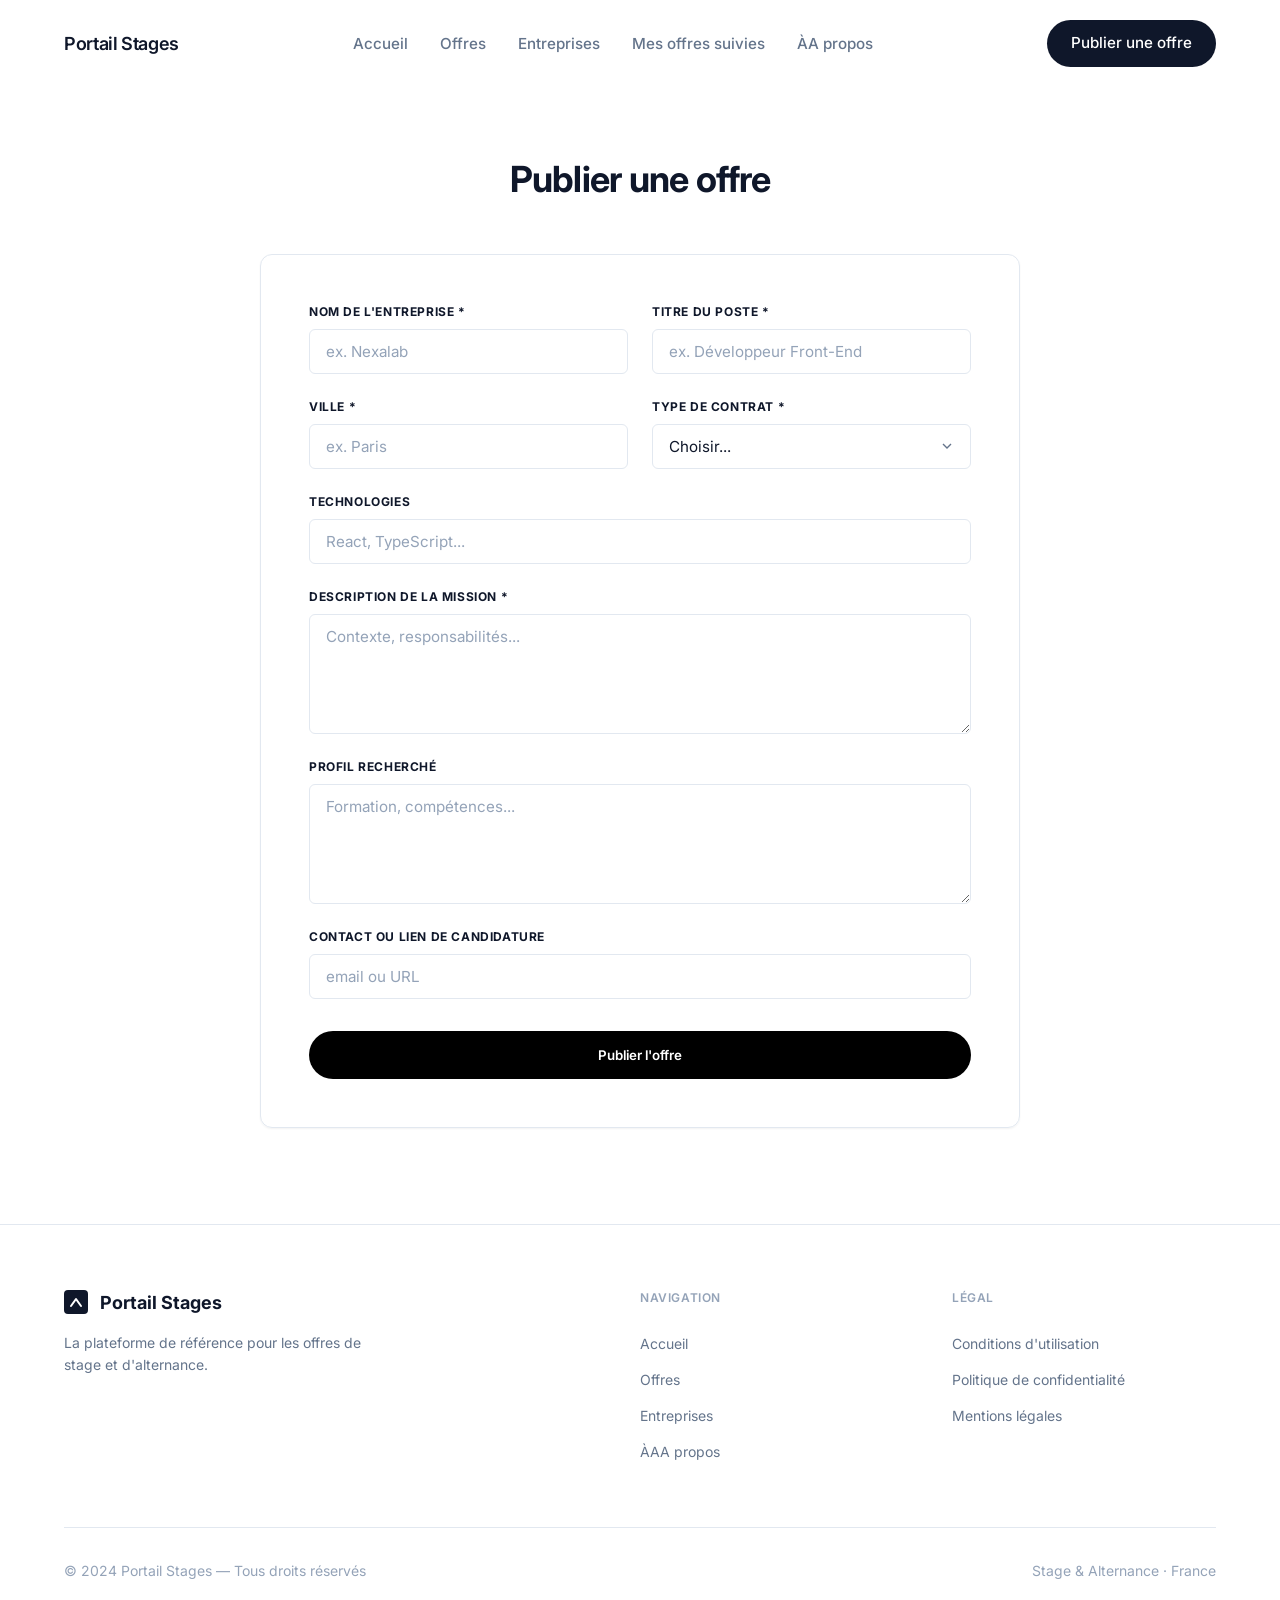
<file: deposer-offre.html>
﻿<!DOCTYPE html>
<html lang="fr">
<head>
    <meta charset="UTF-8">
    <meta name="viewport" content="width=device-width, initial-scale=1.0">
    <title>Publier une offre - Portail Stages</title>
    <link rel="preconnect" href="https://fonts.googleapis.com">
    <link rel="preconnect" href="https://fonts.gstatic.com" crossorigin>
    <link href="https://fonts.googleapis.com/css2?family=Inter:wght@400;500;600;700&display=swap" rel="stylesheet">
    <link rel="stylesheet" href="css/style.css">
    <link rel="stylesheet" href="css/deposer.css">
</head>
<body>

    <header class="site-header">
        <div class="container header-inner">
            <div class="logo">
                Portail Stages
            </div>
            <nav class="main-nav" aria-label="Navigation principale">
                    <ul>
                        <li><a href="index.html">Accueil</a></li>
                        <li><a href="index.html#offres">Offres</a></li>
                        <li><a href="entreprise.html">Entreprises</a></li>
                        <li><a href="offres-suivies.html">Mes offres suivies</a></li>
                        <li><a href="a-propos.html">ÀA propos</a></li>
                    </ul>
            </nav>
            <a href="deposer-offre.html" class="btn btn-primary active" aria-current="page">Publier une offre</a>
            <button class="mobile-menu-btn" aria-label="Menu">
                <svg width="24" height="24" viewBox="0 0 24 24" fill="none" stroke="currentColor" stroke-width="2" stroke-linecap="round" stroke-linejoin="round">
                    <line x1="3" y1="12" x2="21" y2="12"></line>
                    <line x1="3" y1="6" x2="21" y2="6"></line>
                    <line x1="3" y1="18" x2="21" y2="18"></line>
                </svg>
            </button>
        </div>
    </header>

    <main class="main-content">
        <div class="container">
            
            <h1 class="page-title">Publier une offre</h1>

            <div class="form-card">
                <form action="#" method="POST">
                    
                    <div class="form-row">
                        <div class="form-group">
                            <label class="form-label" for="company">Nom de l'entreprise *</label>
                            <input class="form-control" type="text" id="company" placeholder="ex. Nexalab" required>
                        </div>
                        <div class="form-group">
                            <label class="form-label" for="title">Titre du poste *</label>
                            <input class="form-control" type="text" id="title" placeholder="ex. Développeur Front-End" required>
                        </div>
                    </div>

                    <div class="form-row">
                        <div class="form-group">
                            <label class="form-label" for="city">Ville *</label>
                            <input class="form-control" type="text" id="city" placeholder="ex. Paris" required>
                        </div>
                        <div class="form-group">
                            <label class="form-label" for="contract">Type de contrat *</label>
                            <div class="select-wrapper">
                                <select class="form-control" id="contract" required>
                                    <option value="" disabled selected>Choisir...</option>
                                    <option value="Stage">Stage</option>
                                    <option value="Alternance">Alternance</option>
                                </select>
                                <svg class="select-icon" width="16" height="16" viewBox="0 0 24 24" fill="none" stroke="currentColor" stroke-width="2"><polyline points="6 9 12 15 18 9"></polyline></svg>
                            </div>
                        </div>
                    </div>

                    <div class="form-group">
                        <label class="form-label" for="technologies">Technologies</label>
                        <input class="form-control" type="text" id="technologies" placeholder="React, TypeScript...">
                        
                    </div>

                    <div class="form-group">
                        <label class="form-label" for="description">Description de la mission *</label>
                        <textarea class="form-control" id="description" placeholder="Contexte, responsabilités..." required></textarea>
                    </div>

                    <div class="form-group">
                        <label class="form-label" for="profile">Profil recherché</label>
                        <textarea class="form-control" id="profile" placeholder="Formation, compétences..."></textarea>
                    </div>

                    <div class="form-group">
                        <label class="form-label" for="contact">Contact ou lien de candidature</label>
                        <input class="form-control" type="text" id="contact" placeholder="email ou URL" required>
                    </div>

                    <button type="submit" class="btn btn-full btn-black">Publier l'offre</button>

                </form>
            </div>

        </div>
    </main>

    <footer class="site-footer">
        <div class="container">
            <div class="footer-top">
                <div class="footer-brand">
                    <div class="footer-logo">
                        <svg width="24" height="24" viewBox="0 0 24 24" fill="none" xmlns="http://www.w3.org/2000/svg" aria-hidden="true">
                            <rect width="24" height="24" rx="4" fill="#0F172A"/>
                            <path d="M7 16L12 9L17 16" stroke="white" stroke-width="2" stroke-linecap="round" stroke-linejoin="round"/>
                        </svg>
                        Portail Stages
                    </div>
                    <p class="footer-desc">
                        La plateforme de référence pour les offres de stage et d'alternance.
                    </p>
                </div>

                <div class="footer-col">
                    <h4>Navigation</h4>
                    <nav aria-label="Menu pied de page">
                        <ul>
                            <li><a href="index.html">Accueil</a></li>
                            <li><a href="index.html#offres">Offres</a></li>
                            <li><a href="entreprise.html">Entreprises</a></li>
                            <li><a href="a-propos.html">ÀAA propos</a></li>
                        </ul>
                    </nav>
                </div>

                <div class="footer-col">
                    <h4>Légal</h4>
                    <nav aria-label="Liens légaux">
                        <ul>
                            <li><a href="#">Conditions d'utilisation</a></li>
                            <li><a href="#">Politique de confidentialité</a></li>
                            <li><a href="#">Mentions légales</a></li>
                        </ul>
                    </nav>
                </div>
            </div>
            
            <div class="footer-bottom">
                <p>&copy; 2024 Portail Stages — Tous droits réservés</p>
                <p>Stage & Alternance &middot; France</p>
            </div>
        </div>
    </footer>

</body>
</html>
</file>
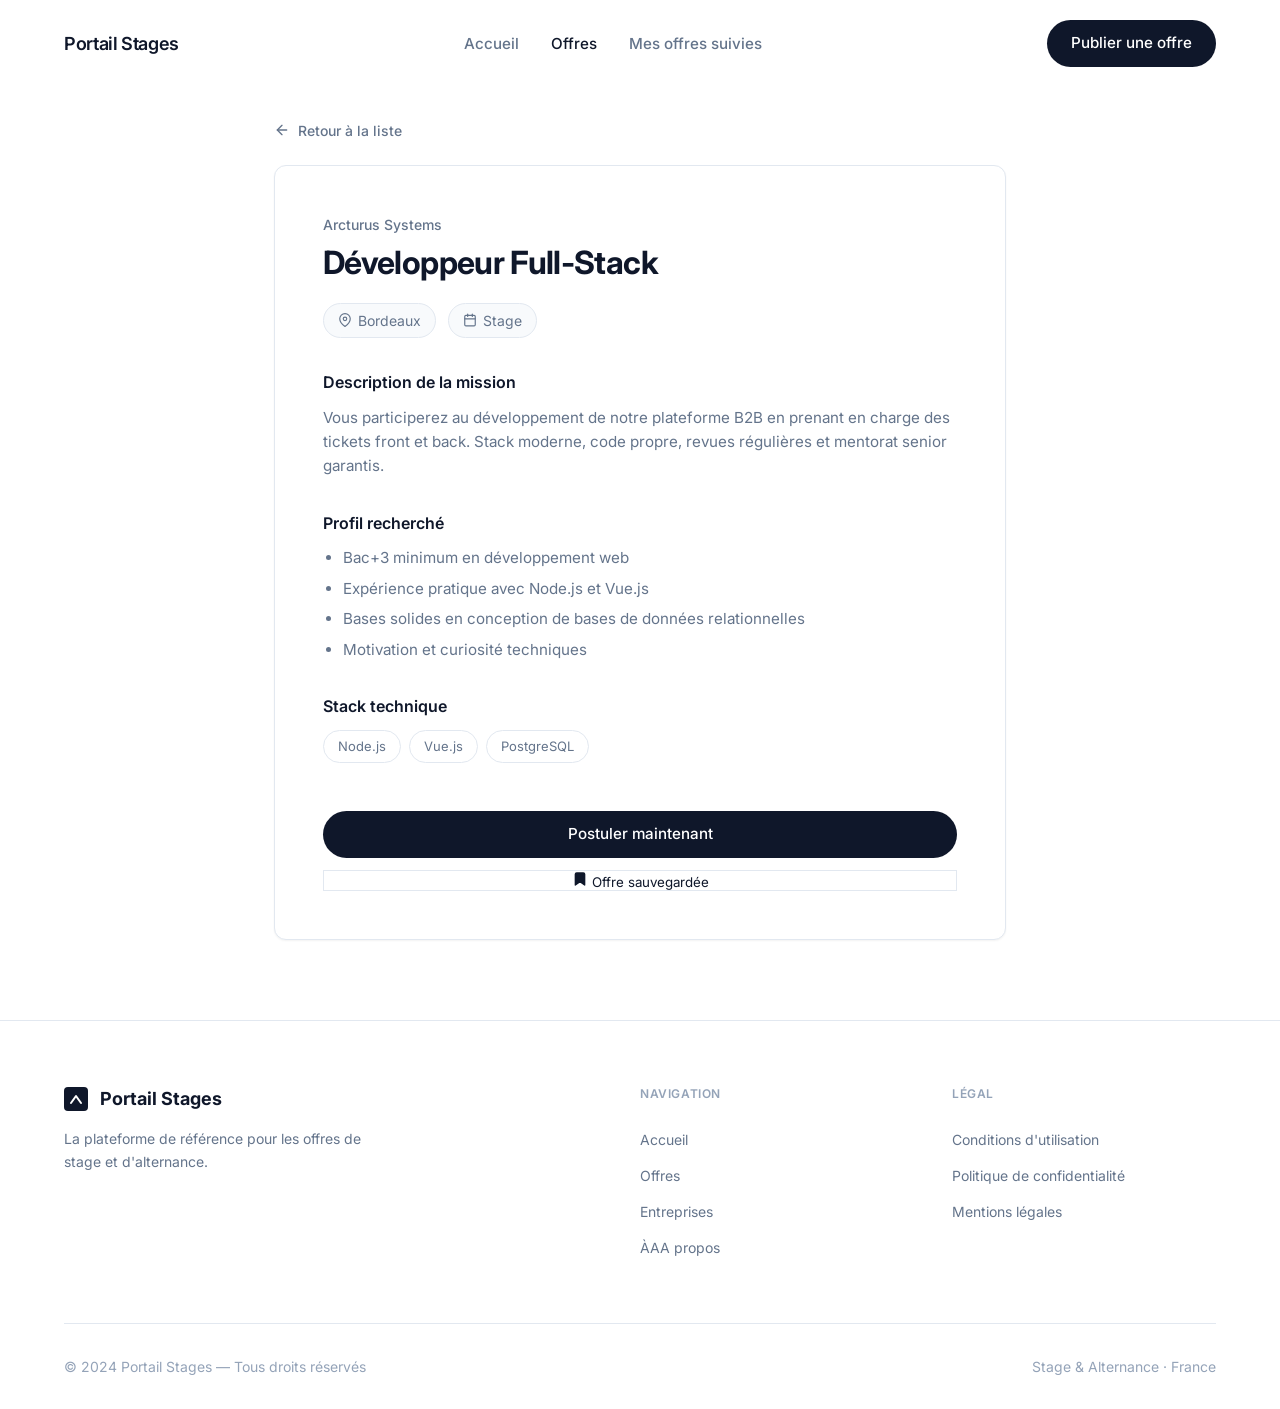
<file: offre-detail.html>
﻿<!DOCTYPE html>
<html lang="fr">
<head>
    <meta charset="UTF-8">
    <meta name="viewport" content="width=device-width, initial-scale=1.0">
    <title>Détail de l'offre - Portail Stages</title>
    <link rel="preconnect" href="https://fonts.googleapis.com">
    <link rel="preconnect" href="https://fonts.gstatic.com" crossorigin>
    <link href="https://fonts.googleapis.com/css2?family=Inter:wght@400;500;600;700&display=swap" rel="stylesheet">
    <link rel="stylesheet" href="css/style.css">
    <link rel="stylesheet" href="css/daitails.css">
</head>
<body>

    <!-- Header -->
    <header class="site-header">
        <div class="container header-inner">
            <div class="logo">
                Portail Stages
            </div>
            <nav class="main-nav" aria-label="Navigation principale">
                <ul>
                    <li><a href="index.html">Accueil</a></li>
                    <li><a href="index.html" class="active">Offres</a></li>
                    <li><a href="offres-suivies.html">Mes offres suivies</a></li>
                </ul>
            </nav>
            <a href="deposer-offre.html" class="btn btn-primary">Publier une offre</a>
            <button class="mobile-menu-btn" aria-label="Menu">
                <svg width="24" height="24" viewBox="0 0 24 24" fill="none" stroke="currentColor" stroke-width="2" stroke-linecap="round" stroke-linejoin="round">
                    <line x1="3" y1="12" x2="21" y2="12"></line>
                    <line x1="3" y1="6" x2="21" y2="6"></line>
                    <line x1="3" y1="18" x2="21" y2="18"></line>
                </svg>
            </button>
        </div>
    </header>

    <!-- Main Content -->
    <main class="main-content">
        <div class="content-container">
            
            <a href="index.html" class="back-link">
                <svg width="16" height="16" viewBox="0 0 24 24" fill="none" stroke="currentColor" stroke-width="2" stroke-linecap="round" stroke-linejoin="round" aria-hidden="true"><line x1="19" y1="12" x2="5" y2="12"></line><polyline points="12 19 5 12 12 5"></polyline></svg>
                Retour à la liste
            </a>

            <article class="detail-card">
                
                <div class="detail-top-info">
                    <span class="company-sub">Arcturus Systems</span>
                    <h1 class="job-title">Développeur Full-Stack</h1>
                </div>

                <div class="meta-badges">
                    <div class="meta-badge">
                        <svg width="14" height="14" viewBox="0 0 24 24" fill="none" stroke="currentColor" stroke-width="2" stroke-linecap="round" stroke-linejoin="round"><path d="M21 10c0 7-9 13-9 13s-9-6-9-13a9 9 0 0 1 18 0z"></path><circle cx="12" cy="10" r="3"></circle></svg>
                        Bordeaux
                    </div>
                    <div class="meta-badge">
                        <svg width="14" height="14" viewBox="0 0 24 24" fill="none" stroke="currentColor" stroke-width="2" stroke-linecap="round" stroke-linejoin="round"><rect x="3" y="4" width="18" height="18" rx="2" ry="2"></rect><line x1="16" y1="2" x2="16" y2="6"></line><line x1="8" y1="2" x2="8" y2="6"></line><line x1="3" y1="10" x2="21" y2="10"></line></svg>
                        Stage
                    </div>
                </div>

                <div class="section-block">
                    <h2 class="section-title">Description de la mission</h2>
                    <p class="section-text">
                        Vous participerez au développement de notre plateforme B2B en prenant en charge des tickets front et back. Stack moderne, code propre, revues régulières et mentorat senior garantis.
                    </p>
                </div>

                <div class="section-block">
                    <h2 class="section-title">Profil recherché</h2>
                    <ul class="profile-list">
                        <li>Bac+3 minimum en développement web</li>
                        <li>Expérience pratique avec Node.js et Vue.js</li>
                        <li>Bases solides en conception de bases de données relationnelles</li>
                        <li>Motivation et curiosité techniques</li>
                    </ul>
                </div>

                <div class="section-block">
                    <h2 class="section-title">Stack technique</h2>
                    <div class="tags-group">
                        <span class="tag">Node.js</span>
                        <span class="tag">Vue.js</span>
                        <span class="tag">PostgreSQL</span>
                    </div>
                </div>

                <div class="detail-actions">
                    <a href="mailto:contact@arcturus.example" class="btn btn-primary btn-full">Postuler maintenant</a>
                    <button class="btn btn-outline btn-full">
                        <svg width="16" height="16" viewBox="0 0 24 24" fill="currentColor" stroke="currentColor" stroke-width="2" stroke-linecap="round" stroke-linejoin="round"><path d="M19 21l-7-5-7 5V5a2 2 0 0 1 2-2h10a2 2 0 0 1 2 2z"></path></svg>
                        Offre sauvegardée
                    </button>
                </div>

            </article>

        </div>
    </main>

    <!-- Footer -->
    <footer class="site-footer">
        <div class="container">
            <div class="footer-top">
                <div class="footer-brand">
                    <div class="footer-logo">
                        <svg width="24" height="24" viewBox="0 0 24 24" fill="none" xmlns="http://www.w3.org/2000/svg" aria-hidden="true">
                            <rect width="24" height="24" rx="4" fill="#0F172A"/>
                            <path d="M7 16L12 9L17 16" stroke="white" stroke-width="2" stroke-linecap="round" stroke-linejoin="round"/>
                        </svg>
                        Portail Stages
                    </div>
                    <p class="footer-desc">
                        La plateforme de référence pour les offres de stage et d'alternance.
                    </p>
                </div>

                <div class="footer-col">
                    <h4>Navigation</h4>
                    <nav aria-label="Menu pied de page">
                        <ul>
                            <li><a href="index.html">Accueil</a></li>
                            <li><a href="index.html#offres">Offres</a></li>
                            <li><a href="entreprise.html">Entreprises</a></li>
                            <li><a href="a-propos.html">ÀAA propos</a></li>
                        </ul>
                    </nav>
                </div>

                <div class="footer-col">
                    <h4>Légal</h4>
                    <nav aria-label="Liens légaux">
                        <ul>
                            <li><a href="#">Conditions d'utilisation</a></li>
                            <li><a href="#">Politique de confidentialité</a></li>
                            <li><a href="#">Mentions légales</a></li>
                        </ul>
                    </nav>
                </div>
            </div>
            
            <div class="footer-bottom">
                <p>&copy; 2024 Portail Stages — Tous droits réservés</p>
                <p>Stage & Alternance &middot; France</p>
            </div>
        </div>
    </footer>

</body>
</html>
</file>
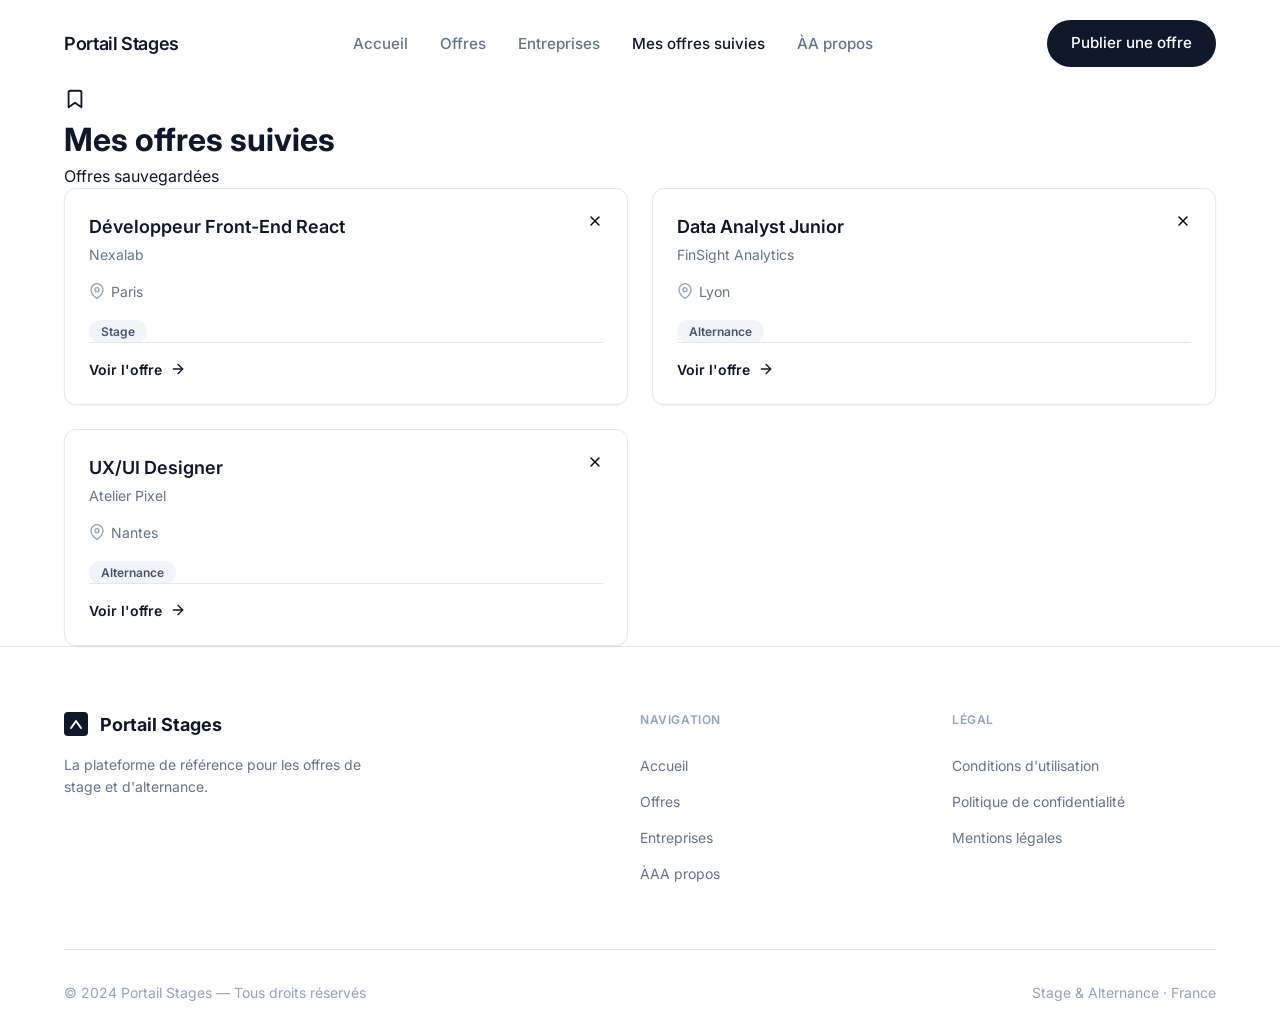
<file: offres-suivies.html>
﻿<!DOCTYPE html>
<html lang="fr">
<head>
    <meta charset="UTF-8">
    <meta name="viewport" content="width=device-width, initial-scale=1.0">
    <title>Mes offres suivies - Portail Stages</title>
    <link rel="preconnect" href="https://fonts.googleapis.com">
    <link rel="preconnect" href="https://fonts.gstatic.com" crossorigin>
    <link href="https://fonts.googleapis.com/css2?family=Inter:wght@400;500;600;700;800&display=swap" rel="stylesheet">
    <link rel="stylesheet" href="css/style.css">
</head>
<body>

    <!-- Header -->
    <header class="site-header">
        <div class="container header-inner">
            <div class="logo">
                Portail Stages
            </div>
            <nav class="main-nav" aria-label="Navigation principale">
                    <ul>
                        <li><a href="index.html">Accueil</a></li>
                        <li><a href="index.html#offres">Offres</a></li>
                        <li><a href="entreprise.html">Entreprises</a></li>
                        <li><a href="offres-suivies.html" class="active" aria-current="page">Mes offres suivies</a></li>
                        <li><a href="a-propos.html">ÀA propos</a></li>
                    </ul>
            </nav>
            <a href="deposer-offre.html" class="btn btn-primary">Publier une offre</a>
            <button class="mobile-menu-btn" aria-label="Menu">
                <svg width="24" height="24" viewBox="0 0 24 24" fill="none" stroke="currentColor" stroke-width="2" stroke-linecap="round" stroke-linejoin="round">
                    <line x1="3" y1="12" x2="21" y2="12"></line>
                    <line x1="3" y1="6" x2="21" y2="6"></line>
                    <line x1="3" y1="18" x2="21" y2="18"></line>
                </svg>
            </button>
        </div>
    </header>

    <!-- Main Content -->
    <main class="main-content">
        <div class="container">
            
            <div class="page-header-title">
                <div class="title-with-icon">
                    <svg width="22" height="22" viewBox="0 0 24 24" fill="none" stroke="currentColor" stroke-width="2" stroke-linecap="round" stroke-linejoin="round" aria-hidden="true"><path d="M19 21l-7-5-7 5V5a2 2 0 0 1 2-2h10a2 2 0 0 1 2 2z"></path></svg>
                    <h1 class="page-title">Mes offres suivies</h1>
                </div>
                <p class="page-subtitle">Offres sauvegardées</p>
            </div>

            <div class="jobs-grid">
                <!-- Card 1 -->
                <article class="job-card">
                    <div class="card-header">
                        <div>
                            <h3 class="job-title">Développeur Front-End React</h3>
                            <p class="company-name">Nexalab</p>
                        </div>
                        <button class="btn-remove" aria-label="Retirer des offres suivies">
                            <svg width="16" height="16" viewBox="0 0 24 24" fill="none" stroke="currentColor" stroke-width="2" stroke-linecap="round" stroke-linejoin="round"><line x1="18" y1="6" x2="6" y2="18"></line><line x1="6" y1="6" x2="18" y2="18"></line></svg>
                        </button>
                    </div>
                    
                    <div class="job-meta-row">
                        <div class="job-location">
                            <svg width="16" height="16" viewBox="0 0 24 24" fill="none" stroke="currentColor" stroke-width="2" stroke-linecap="round" stroke-linejoin="round" aria-hidden="true"><path d="M21 10c0 7-9 13-9 13s-9-6-9-13a9 9 0 0 1 18 0z"></path><circle cx="12" cy="10" r="3"></circle></svg>
                            Paris
                        </div>

                        <div class="job-badge-wrapper">
                            <span class="badge badge-stage">Stage</span>
                        </div>
                    </div>

                    <div class="card-footer">
                        <a href="offre-detail.html" class="btn-link">
                            Voir l'offre 
                            <svg width="16" height="16" viewBox="0 0 24 24" fill="none" stroke="currentColor" stroke-width="2" stroke-linecap="round" stroke-linejoin="round" aria-hidden="true"><line x1="5" y1="12" x2="19" y2="12"></line><polyline points="12 5 19 12 12 19"></polyline></svg>
                        </a>
                    </div>
                </article>

                <!-- Card 2 -->
                <article class="job-card">
                    <div class="card-header">
                        <div>
                            <h3 class="job-title">Data Analyst Junior</h3>
                            <p class="company-name">FinSight Analytics</p>
                        </div>
                        <button class="btn-remove" aria-label="Retirer des offres suivies">
                            <svg width="16" height="16" viewBox="0 0 24 24" fill="none" stroke="currentColor" stroke-width="2" stroke-linecap="round" stroke-linejoin="round"><line x1="18" y1="6" x2="6" y2="18"></line><line x1="6" y1="6" x2="18" y2="18"></line></svg>
                        </button>
                    </div>
                    
                    <div class="job-meta-row">
                        <div class="job-location">
                            <svg width="16" height="16" viewBox="0 0 24 24" fill="none" stroke="currentColor" stroke-width="2" stroke-linecap="round" stroke-linejoin="round" aria-hidden="true"><path d="M21 10c0 7-9 13-9 13s-9-6-9-13a9 9 0 0 1 18 0z"></path><circle cx="12" cy="10" r="3"></circle></svg>
                            Lyon
                        </div>

                        <div class="job-badge-wrapper">
                            <span class="badge badge-stage" style="background-color: #f1f5f9; color: #475569;">Alternance</span>
                        </div>
                    </div>

                    <div class="card-footer">
                        <a href="offre-detail.html" class="btn-link">
                            Voir l'offre 
                            <svg width="16" height="16" viewBox="0 0 24 24" fill="none" stroke="currentColor" stroke-width="2" stroke-linecap="round" stroke-linejoin="round" aria-hidden="true"><line x1="5" y1="12" x2="19" y2="12"></line><polyline points="12 5 19 12 12 19"></polyline></svg>
                        </a>
                    </div>
                </article>

                <!-- Card 3 -->
                <article class="job-card">
                    <div class="card-header">
                        <div>
                            <h3 class="job-title">UX/UI Designer</h3>
                            <p class="company-name">Atelier Pixel</p>
                        </div>
                        <button class="btn-remove" aria-label="Retirer des offres suivies">
                            <svg width="16" height="16" viewBox="0 0 24 24" fill="none" stroke="currentColor" stroke-width="2" stroke-linecap="round" stroke-linejoin="round"><line x1="18" y1="6" x2="6" y2="18"></line><line x1="6" y1="6" x2="18" y2="18"></line></svg>
                        </button>
                    </div>
                    
                    <div class="job-meta-row">
                        <div class="job-location">
                            <svg width="16" height="16" viewBox="0 0 24 24" fill="none" stroke="currentColor" stroke-width="2" stroke-linecap="round" stroke-linejoin="round" aria-hidden="true"><path d="M21 10c0 7-9 13-9 13s-9-6-9-13a9 9 0 0 1 18 0z"></path><circle cx="12" cy="10" r="3"></circle></svg>
                            Nantes
                        </div>

                        <div class="job-badge-wrapper">
                            <span class="badge badge-stage" style="background-color: #f1f5f9; color: #475569;">Alternance</span>
                        </div>
                    </div>

                    <div class="card-footer">
                        <a href="offre-detail.html" class="btn-link">
                            Voir l'offre 
                            <svg width="16" height="16" viewBox="0 0 24 24" fill="none" stroke="currentColor" stroke-width="2" stroke-linecap="round" stroke-linejoin="round" aria-hidden="true"><line x1="5" y1="12" x2="19" y2="12"></line><polyline points="12 5 19 12 12 19"></polyline></svg>
                        </a>
                    </div>
                </article>
            </div>

        </div>
    </main>

    <!-- Footer -->
    <footer class="site-footer">
        <div class="container">
            <div class="footer-top">
                <div class="footer-brand">
                    <div class="footer-logo">
                        <svg width="24" height="24" viewBox="0 0 24 24" fill="none" xmlns="http://www.w3.org/2000/svg" aria-hidden="true">
                            <rect width="24" height="24" rx="4" fill="#0F172A"/>
                            <path d="M7 16L12 9L17 16" stroke="white" stroke-width="2" stroke-linecap="round" stroke-linejoin="round"/>
                        </svg>
                        Portail Stages
                    </div>
                    <p class="footer-desc">
                        La plateforme de référence pour les offres de stage et d'alternance.
                    </p>
                </div>

                <div class="footer-col">
                    <h4>Navigation</h4>
                    <nav aria-label="Menu pied de page">
                        <ul>
                            <li><a href="index.html">Accueil</a></li>
                            <li><a href="index.html#offres">Offres</a></li>
                            <li><a href="entreprise.html">Entreprises</a></li>
                            <li><a href="a-propos.html">ÀAA propos</a></li>
                        </ul>
                    </nav>
                </div>

                <div class="footer-col">
                    <h4>Légal</h4>
                    <nav aria-label="Liens légaux">
                        <ul>
                            <li><a href="#">Conditions d'utilisation</a></li>
                            <li><a href="#">Politique de confidentialité</a></li>
                            <li><a href="#">Mentions légales</a></li>
                        </ul>
                    </nav>
                </div>
            </div>
            
            <div class="footer-bottom">
                <p>&copy; 2024 Portail Stages — Tous droits réservés</p>
                <p>Stage & Alternance &middot; France</p>
            </div>
        </div>
    </footer>

</body>
</html>
</file>
<file: css/style.css>
﻿/* =========================================
 CSS VARIABLES & RESET
 ========================================= */
:root {
 /* Colors */
 --color-bg-white: #ffffff;
 --color-bg-light: #f8fafc;
 --color-text-main: #0f172a;
 --color-text-muted: #64748b;
 --color-text-light: #94a3b8;
 --color-border: #e2e8f0;
 --color-primary: #0f172a;
 --color-primary-hover: #1e293b;
 --color-primary-text: #ffffff;
 --color-accent-green: #10b981;
 --color-badge-stage-bg: #f1f5f9;
 --color-badge-stage-text: #475569;
 --color-badge-alt-bg: #eff6ff;
 --color-badge-alt-text: #3b82f6;

 /* Typography */
 --font-main: 'Inter', system-ui, -apple-system, sans-serif;
 /* Spacing & Sizes */
 --container-max-width: 1200px;
 --container-padding: 24px;
 /* Borders & Shadows */
 --radius-sm: 6px;
 --radius-md: 12px;
 --radius-pill: 9999px;
 --shadow-sm: 0 1px 2px 0 rgb(0 0 0 / 0.05);
 --shadow-md: 0 4px 6px -1px rgb(0 0 0 / 0.1), 0 2px 4px -2px rgb(0 0 0 / 0.1);
}

*, *::before, *::after {
 box-sizing: border-box;
 margin: 0;
 padding: 0;
}

body {
 font-family: var(--font-main);
 color: var(--color-text-main);
 background-color: var(--color-bg-white);
 line-height: 1.5;
 -webkit-font-smoothing: antialiased;
}

a {
 color: inherit;
 text-decoration: none;
 transition: color 0.2s ease;
}

ul {
 list-style: none;
}

button {
 font-family: inherit;
 cursor: pointer;
 border: none;
 background: none;
 transition: all 0.2s ease;
}

input {
 font-family: inherit;
}

/* =========================================
 GLOBAL UTILITIES
 ========================================= */
.container {
 max-width: var(--container-max-width);
 margin: 0 auto;
 padding: 0 var(--container-padding);
}

.bg-light {
 background-color: var(--color-bg-light);
}

.btn-primary {
 background-color: var(--color-primary);
 color: var(--color-primary-text);
 padding: 12px 24px;
 border-radius: var(--radius-pill);
 font-weight: 500;
 font-size: 0.95rem;
 display: inline-flex;
 align-items: center;
 justify-content: center;
}

.btn-primary:hover {
 background-color: var(--color-primary-hover);
}

/* =========================================
 HEADER
 ========================================= */
.site-header {
 background-color: var(--color-bg-white);
 padding: 20px 0;
 border-bottom: 1px solid var(--color-bg-white); }

.header-inner {
 display: flex;
 align-items: center;
 justify-content: space-between;
}

.logo {
 font-size: 1.125rem;
 font-weight: 600;
 letter-spacing: -0.02em;
}

.main-nav ul {
 display: flex;
 gap: 32px;
 align-items: center;
}

.main-nav a {
 color: var(--color-text-muted);
 font-weight: 500;
 font-size: 0.95rem;
}

.main-nav a.active {
 color: var(--color-text-main);
}

.main-nav a:hover {
 color: var(--color-text-main);
}

/* =========================================
 HERO SECTION
 ========================================= */
.hero {
 padding: 80px 0 60px;
}

.hero-inner {
 display: grid;
 grid-template-columns: 1.2fr 1fr;
 gap: 64px;
 align-items: center;
}

/* Hero Left: Search & Stats */
.hero-left {
 display: flex;
 flex-direction: column;
 gap: 24px;
}

.status-badge {
 display: inline-flex;
 align-items: center;
 gap: 8px;
 background-color: var(--color-bg-white);
 padding: 8px 16px;
 border-radius: var(--radius-pill);
 font-size: 0.875rem;
 color: var(--color-text-muted);
 font-weight: 500;
 border: 1px solid var(--color-border);
 width: fit-content;
}

.status-dot {
 width: 8px;
 height: 8px;
 background-color: var(--color-accent-green);
 border-radius: 50%;
}

.search-form {
 background-color: var(--color-bg-white);
 padding: 8px;
 border-radius: var(--radius-md);
 border: 1px solid var(--color-border);
 box-shadow: var(--shadow-sm);
 display: flex;
 align-items: center;
 gap: 12px;
}

.search-input-wrapper {
 flex: 1;
 display: flex;
 align-items: center;
 gap: 12px;
 padding-left: 12px;
}

.search-input-wrapper svg {
 color: var(--color-text-light);
}

.search-form input {
 border: none;
 outline: none;
 width: 100%;
 font-size: 1rem;
 color: var(--color-text-main);
}

.search-form input::placeholder {
 color: var(--color-text-light);
}

.search-form .btn-primary {
 border-radius: var(--radius-sm);
 padding: 10px 24px;
}

.popular-tags {
 display: flex;
 flex-wrap: wrap;
 gap: 12px;
}

.tag {
 font-size: 0.875rem;
 color: var(--color-text-muted);
 padding: 6px 16px;
 border: 1px solid var(--color-border);
 border-radius: var(--radius-pill);
 background-color: var(--color-bg-white);
}

.tag:hover {
 border-color: var(--color-text-light);
 color: var(--color-text-main);
}

.hero-stats {
 display: flex;
 gap: 48px;
 margin-top: 16px;
}

.stat-item {
 display: flex;
 flex-direction: column;
}

.stat-num {
 font-size: 1.5rem;
 font-weight: 700;
 color: var(--color-text-main);
}

.stat-label {
 font-size: 0.875rem;
 color: var(--color-text-muted);
}

/* Hero Right: Typography */
.hero-right h1 {
 font-size: 4rem;
 font-weight: 800;
 line-height: 1.1;
 letter-spacing: -0.03em;
 margin-bottom: 24px;
}

.highlight-underline {
 position: relative;
 display: inline-block;
}

.highlight-underline::after {
 content: '';
 position: absolute;
 bottom: 4px;
 left: 0;
 width: 100%;
 height: 6px;
 background-color: var(--color-primary);
 z-index: -1;
}

.hero-right p {
 font-size: 1.125rem;
 color: var(--color-text-muted);
 line-height: 1.6;
 max-width: 480px;
}

/* =========================================
 FILTERS BAR
 ========================================= */
.filters-bar {
 background-color: var(--color-bg-white);
 padding: 16px 0;
 border-bottom: 1px solid var(--color-border);
}

.filters-inner {
 display: flex;
 justify-content: space-between;
 align-items: center;
 flex-wrap: wrap;
 gap: 16px;
}

.filters-group {
 display: flex;
 gap: 12px;
 flex-wrap: wrap;
}

.filter-btn {
 display: inline-flex;
 align-items: center;
 gap: 8px;
 padding: 8px 16px;
 background-color: var(--color-bg-white);
 border: 1px solid var(--color-border);
 border-radius: var(--radius-pill);
 font-size: 0.875rem;
 color: var(--color-text-main);
 font-weight: 500;
}

.filter-btn:hover {
 background-color: var(--color-bg-light);
}

.filter-btn svg {
 color: var(--color-text-muted);
}

/* =========================================
 JOB OFFERS GRID
 ========================================= */
.job-offers {
 padding: 48px 0 80px;
}

.jobs-grid {
 display: grid;
 grid-template-columns: repeat(2, 1fr);
 gap: 24px;
}

.job-card {
 background-color: var(--color-bg-white);
 border-radius: var(--radius-md);
 padding: 24px;
 box-shadow: var(--shadow-sm);
 border: 1px solid var(--color-border);
 display: flex;
 flex-direction: column;
 transition: box-shadow 0.2s ease, transform 0.2s ease;
}

.job-card:hover {
 box-shadow: var(--shadow-md);
 transform: translateY(-2px);
}

.card-header {
 display: flex;
 justify-content: space-between;
 align-items: flex-start;
 margin-bottom: 16px;
}

.job-title {
 font-size: 1.125rem;
 font-weight: 600;
 color: var(--color-text-main);
 margin-bottom: 4px;
}

.company-name {
 font-size: 0.875rem;
 color: var(--color-text-muted);
}

.badge {
 padding: 4px 12px;
 border-radius: var(--radius-pill);
 font-size: 0.75rem;
 font-weight: 600;
}

.badge-stage {
 background-color: var(--color-badge-stage-bg);
 color: var(--color-badge-stage-text);
}

.badge-alternance {
 background-color: var(--color-badge-alt-bg);
 color: var(--color-badge-alt-text);
}

.job-location {
 display: inline-flex;
 align-items: center;
 gap: 6px;
 font-size: 0.875rem;
 color: var(--color-text-muted);
 margin-bottom: 16px;
}

.job-location svg {
 color: var(--color-text-light);
}

.job-tags {
 display: flex;
 flex-wrap: wrap;
 gap: 8px;
 margin-bottom: 24px;
 flex-grow: 1;
}

.job-tags .tag {
 font-size: 0.75rem;
 padding: 4px 12px;
}

.card-footer {
 display: flex;
 justify-content: space-between;
 align-items: center;
 padding-top: 16px;
 border-top: 1px solid var(--color-border);
}

.publish-date {
 font-size: 0.875rem;
 color: var(--color-text-light);
}

.card-actions {
 display: flex;
 align-items: center;
 gap: 16px;
}

.btn-icon {
 color: var(--color-text-light);
 display: flex;
 align-items: center;
 justify-content: center;
}

.btn-icon:hover {
 color: var(--color-text-main);
}

.btn-icon.active {
 color: var(--color-primary);
}

.btn-link {
 display: inline-flex;
 align-items: center;
 gap: 8px;
 font-size: 0.875rem;
 font-weight: 600;
 color: var(--color-text-main);
}

.btn-link:hover {
 gap: 10px;
}

/* =========================================
 FOOTER
 ========================================= */
.site-footer {
 background-color: var(--color-bg-white);
 padding: 64px 0 32px;
 border-top: 1px solid var(--color-border);
}

.footer-top {
 display: grid;
 grid-template-columns: 2fr 1fr 1fr;
 gap: 48px;
 margin-bottom: 64px;
}

.footer-brand {
 max-width: 300px;
}

.footer-logo {
 display: flex;
 align-items: center;
 gap: 12px;
 font-weight: 700;
 font-size: 1.125rem;
 margin-bottom: 16px;
}

.footer-desc {
 color: var(--color-text-muted);
 font-size: 0.875rem;
 line-height: 1.6;
}

.footer-col h4 {
 font-size: 0.75rem;
 font-weight: 600;
 color: var(--color-text-light);
 text-transform: uppercase;
 letter-spacing: 0.05em;
 margin-bottom: 24px;
}

.footer-col ul {
 display: flex;
 flex-direction: column;
 gap: 12px;
}

.footer-col a {
 color: var(--color-text-muted);
 font-size: 0.875rem;
}

.footer-col a:hover {
 color: var(--color-text-main);
}

.footer-bottom {
 display: flex;
 justify-content: space-between;
 align-items: center;
 padding-top: 32px;
 border-top: 1px solid var(--color-border);
 font-size: 0.875rem;
 color: var(--color-text-light);
 flex-wrap: wrap;
 gap: 16px;
}

/* =========================================
 RESPONSIVE DESIGN (Media Queries)
 ========================================= */
@media (max-width: 1024px) {
 .hero-inner {
 grid-template-columns: 1fr;
 gap: 48px;
 }
 .hero-right {
 grid-row: 1;
 }
 .hero-left {
 grid-row: 2;
 }

 .hero-right h1 {
 font-size: 3.5rem;
 }

 .footer-top {
 grid-template-columns: 1fr 1fr;
 }
 .footer-brand {
 grid-column: 1 / -1;
 max-width: 100%;
 }
}

.btn-three-dots {
 width: 28px;
 height: 28px;
 border-radius: 6px;
 display: flex;
 align-items: center;
 justify-content: center;
 background: transparent;
 color: #a0a0a0;
 border: 1px solid #222222;
 cursor: pointer;
 transition: all 0.2s ease;
}

.btn-three-dots:hover {
 background-color: #161616;
 color: #ffffff;
 border-color: #444444;
}
@media (max-width: 768px) {
 .header-inner {
 flex-wrap: wrap;
 gap: 16px;
 }

 .main-nav {
 order: 3;
 width: 100%;
 overflow-x: auto;
 padding-bottom: 8px;
 }
 .main-nav ul {
 gap: 24px;
 }

 .hero {
 padding: 48px 0 32px;
 }

 .hero-right h1 {
 font-size: 2.5rem;
 }

 .hero-stats {
 gap: 24px;
 flex-wrap: wrap;
 }

 .jobs-grid {
 grid-template-columns: 1fr;
 }

 .footer-top {
 grid-template-columns: 1fr;
 gap: 32px;
 }

 .footer-bottom {
 flex-direction: column;
 text-align: center;
 justify-content: center;
 }
}

.mobile-menu-btn {
 display: none;
}

@media (max-width: 768px) {
 .main-nav,
 .header-inner > .btn-primary {
 display: none;
 }

 .mobile-menu-btn {
 display: flex;
 align-items: center;
 justify-content: center;
 background: transparent;
 border: none;
 color: var(--color-text-main);
 cursor: pointer;
 padding: 4px;
 }

 .header-inner {
 justify-content: space-between;
 }
}


@media (max-width: 768px) {
 .site-footer {
 padding: 24px 0 !important;
 }
 .footer-top {
 display: none !important;
 }
 .footer-bottom {
 flex-direction: row !important;
 justify-content: space-between !important;
 border-top: none !important;
 padding-top: 0 !important;
 }
 .footer-bottom p:nth-child(1) {
 font-size: 0 !important;
 }
 .footer-bottom p:nth-child(1)::before {
 content: "Portail Stages";
 font-size: 0.875rem;
 font-weight: 700;
 color: #0f172a;
 }
 .footer-bottom p:nth-child(2) {
 font-size: 0 !important;
 }
 .footer-bottom p:nth-child(2)::before {
 content: "\00A9 2024";
 font-size: 0.875rem;
 color: #94a3b8;
 }
}


@media (max-width: 768px) {
 .filters-group:last-child {
 display: none !important;
 }
}


.hide-on-desktop { display: none !important; }
@media (max-width: 768px) {
 .hide-on-mobile { display: none !important; }
 .hide-on-desktop { display: block !important; }
 span.hide-on-desktop { display: inline !important; }
 input.hide-on-desktop { display: block !important; }
}



@media (max-width: 768px) {
    .hero-stats, .popular-tags, .status-badge {
        display: none !important;
    }
}
</file>
<file: css/deposer.css>
﻿.main-content {
    flex-grow: 1;
    background-color: var(--color-bg-base);
    padding: 64px 0 96px;
}

.page-title {
    text-align: center;
    font-size: 2.25rem;
    font-weight: 700;
    margin-bottom: 48px;
    letter-spacing: -0.02em;
    color: var(--color-text-main);
}

.form-card {
    background-color: var(--color-bg-surface);
    border-radius: var(--radius-md);
    padding: 48px;
    max-width: 760px;
    margin: 0 auto;
    box-shadow: var(--shadow-sm);
    border: 1px solid var(--color-border);
}

.form-row {
    display: flex; flex-wrap: wrap;
    gap: 24px;
    margin-bottom: 24px;
}

.form-group {
    display: flex;
    flex-direction: column;
    margin-bottom: 24px;
}

.form-row .form-group { flex: 1 1 calc(50% - 12px);
    margin-bottom: 0;
}

.form-group-label-only {
    margin-bottom: 0;
}

.form-label {
    font-size: 0.75rem;
    font-weight: 700;
    text-transform: uppercase;
    letter-spacing: 0.05em;
    color: var(--color-text-main);
    margin-bottom: 8px;
}

.form-control {
    font-family: inherit;
    padding: 12px 16px;
    font-size: 0.95rem;
    color: var(--color-text-main);
    background-color: var(--color-bg-base);
    border: 1px solid var(--color-border);
    border-radius: var(--radius-sm);
    transition: border-color 0.2s ease, box-shadow 0.2s ease;
    width: 100%;
}

.form-control::placeholder {
    color: var(--color-text-light);
}

.form-control:focus {
    outline: none;
    border-color: var(--color-text-muted);
    box-shadow: 0 0 0 3px rgba(255, 255, 255, 0.05);
}

textarea.form-control {
    min-height: 120px;
    resize: vertical;
}

.form-text {
    font-size: 0.75rem;
    color: var(--color-text-light);
    margin-top: 6px;
}

.select-wrapper {
    position: relative;
}

.select-wrapper select {
    appearance: none;
    cursor: pointer;
    padding-right: 40px;
}

.select-icon {
    position: absolute;
    right: 16px;
    top: 50%;
    transform: translateY(-50%);
    pointer-events: none;
    color: var(--color-text-muted);
}

@media (max-width: 768px) {
    .form-row {
        flex-direction: column;
        gap: 24px;
    }
    
    .form-card {
        padding: 24px;
    }

    .main-content {
        padding: 40px 0 64px;
    }

    .page-title {
        font-size: 1.75rem;
        margin-bottom: 32px;
    }
}
.btn-full {
    width: 100%;
    display: block;
    text-align: center;
}

.btn-black {
    background-color: #000000;
    color: #ffffff;
    border-radius: 999px;
    padding: 16px;
    font-weight: 600;
    border: none;
    margin-top: 32px;
}


@media (max-width: 768px) {
    .site-footer {
        padding: 24px 0 !important;
    }
    .footer-top {
        display: none !important;
    }
    .footer-bottom {
        flex-direction: row !important;
        justify-content: space-between !important;
        border-top: none !important;
        padding-top: 0 !important;
    }
    .footer-bottom p:nth-child(1) {
        font-size: 0 !important;
    }
    .footer-bottom p:nth-child(1)::before {
        content: "Portail Stages";
        font-size: 0.875rem;
        font-weight: 700;
        color: #0f172a;
    }
    .footer-bottom p:nth-child(2) {
        font-size: 0 !important;
    }
    .footer-bottom p:nth-child(2)::before {
        content: "\00A9 2024";
        font-size: 0.875rem;
        color: #94a3b8;
    }
}
</file>
<file: css/daitails.css>
/* =========================================
   OFFER DETAIL PAGE STYLES
   ========================================= */
.content-container {
    max-width: 780px;
    margin: 0 auto;
    padding: 0 var(--container-padding);
    width: 100%;
}

.main-content {
    flex-grow: 1;
    padding: 32px 0 80px;
}

.back-link {
    display: inline-flex;
    align-items: center;
    gap: 8px;
    color: var(--color-text-muted);
    font-size: 0.875rem;
    font-weight: 500;
    margin-bottom: 24px;
}

.back-link:hover {
    color: var(--color-text-main);
}

.detail-card {
    background-color: var(--color-bg-white);
    border-radius: var(--radius-md);
    padding: 48px;
    box-shadow: var(--shadow-sm);
    border: 1px solid var(--color-border);
}

.detail-top-info {
    margin-bottom: 16px;
}

.company-sub {
    font-size: 0.875rem;
    color: var(--color-text-muted);
    font-weight: 500;
    display: block;
    margin-bottom: 4px;
}

.job-title {
    font-size: 2rem;
    font-weight: 700;
    letter-spacing: -0.02em;
    color: var(--color-text-main);
}

.meta-badges {
    display: flex;
    gap: 12px;
    margin-bottom: 32px;
}

.meta-badge {
    display: inline-flex;
    align-items: center;
    gap: 6px;
    padding: 6px 14px;
    background-color: var(--color-bg-light);
    border: 1px solid var(--color-border);
    border-radius: var(--radius-pill);
    font-size: 0.875rem;
    color: var(--color-text-muted);
}

.section-block {
    margin-bottom: 32px;
}

.section-title {
    font-size: 1rem;
    font-weight: 600;
    color: var(--color-text-main);
    margin-bottom: 12px;
}

.section-text {
    color: var(--color-text-muted);
    font-size: 0.95rem;
    line-height: 1.6;
}

.profile-list {
    list-style: disc;
    padding-left: 20px;
    color: var(--color-text-muted);
    font-size: 0.95rem;
    display: flex;
    flex-direction: column;
    gap: 8px;
}

.tags-group {
    display: flex;
    flex-wrap: wrap;
    gap: 8px;
}

.tag {
    font-size: 0.8125rem;
    color: var(--color-text-muted);
    padding: 6px 14px;
    border: 1px solid var(--color-border);
    border-radius: var(--radius-pill);
    background-color: var(--color-bg-white);
}

.detail-actions {
    display: flex;
    flex-direction: column;
    gap: 12px;
    padding-top: 16px;
}

.btn-full {
    width: 100%;
}

.btn-outline {
    background-color: var(--color-bg-white);
    border: 1px solid var(--color-border);
    color: var(--color-text-main);
}

.btn-outline:hover {
    background-color: var(--color-bg-light);
    border-color: var(--color-text-light);
}

@media (max-width: 768px) {
    .detail-card {
        padding: 24px;
    }
    .job-title {
        font-size: 1.5rem;
    }
}
@media (max-width: 768px) {
    .site-footer {
        padding: 24px 0 !important;
    }
    .footer-top {
        display: none !important;
    }
    .footer-bottom {
        flex-direction: row !important;
        justify-content: space-between !important;
        border-top: none !important;
        padding-top: 0 !important;
    }
    .footer-bottom p:nth-child(1) {
        font-size: 0 !important;
    }
    .footer-bottom p:nth-child(1)::before {
        content: "Portail Stages";
        font-size: 0.875rem;
        font-weight: 700;
        color: #0f172a;
    }
    .footer-bottom p:nth-child(2) {
        font-size: 0 !important;
    }
    .footer-bottom p:nth-child(2)::before {
        content: "\00A9 2024";
        font-size: 0.875rem;
        color: #94a3b8;
    }
}
</file>
